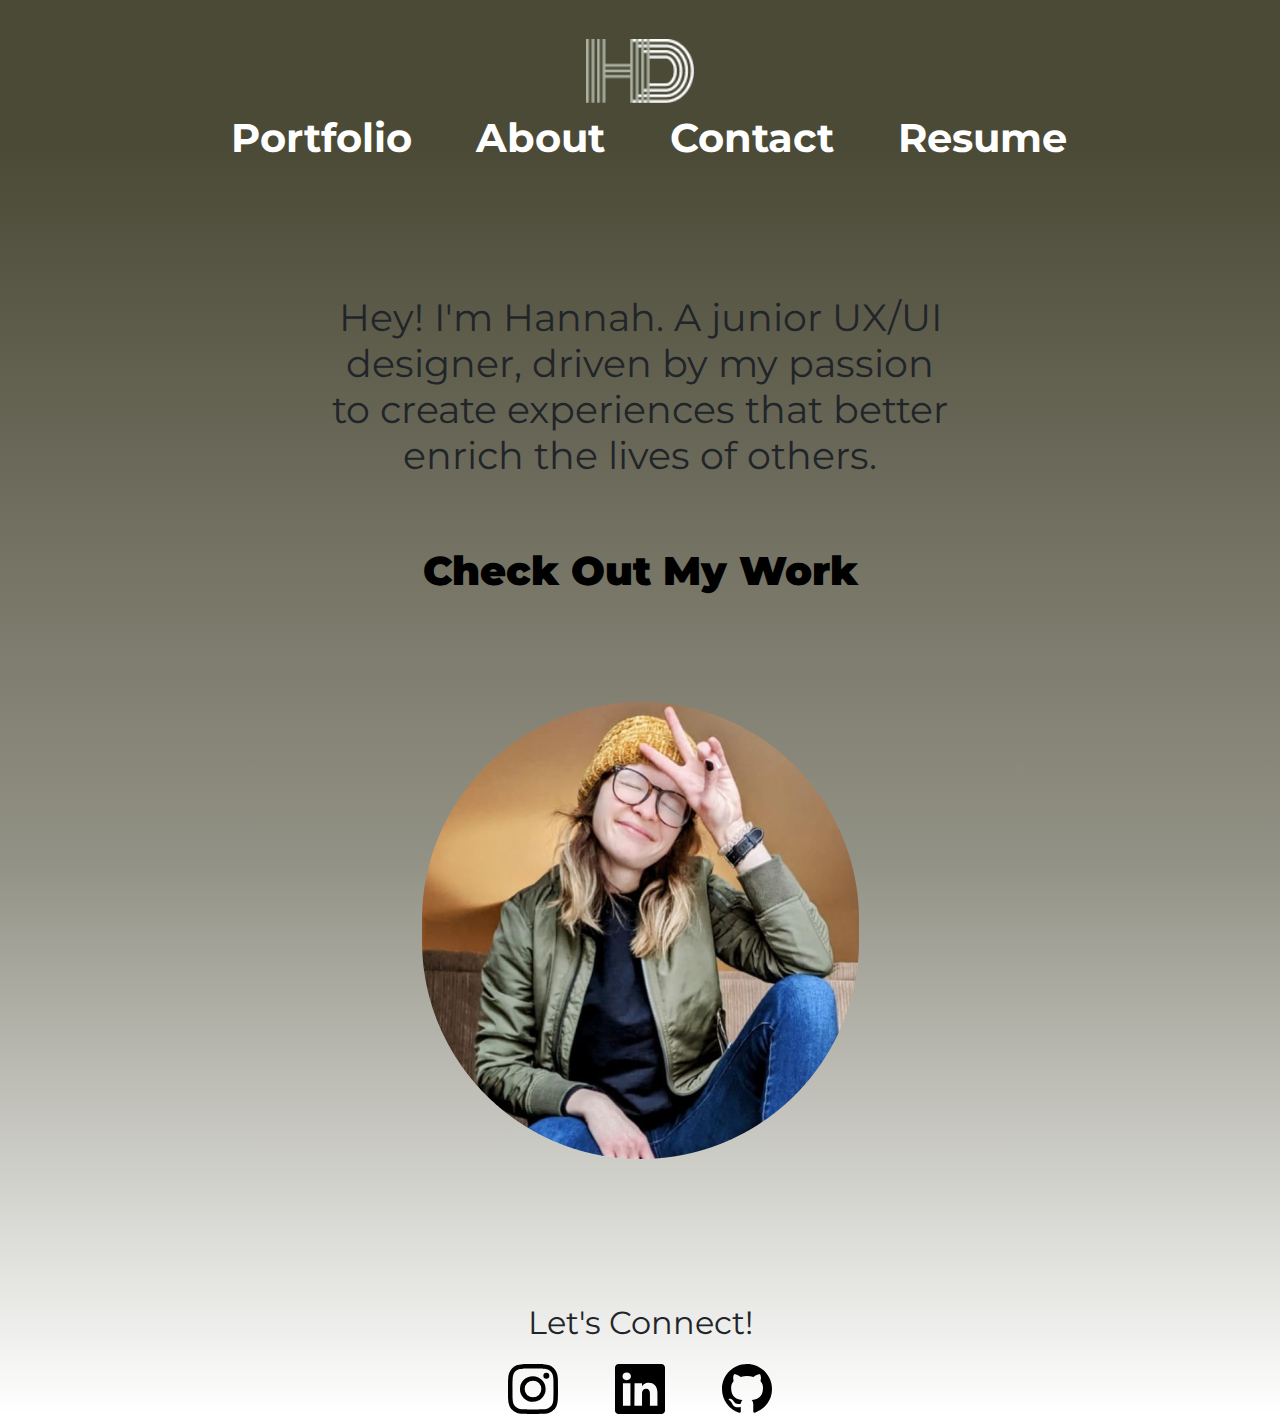
<file: index.html>
<!DOCTYPE html>
<html lang="en">
<!-- <link rel="stylesheet" href="CSS/style.css" />
<link rel="stylesheet" href="CSS/homepage.css" /> -->

<head>
    <!-- Bootstrap -->
    <link rel="stylesheet" href="https://cdn.jsdelivr.net/npm/bootstrap@4.3.1/dist/css/bootstrap.min.css"
        integrity="sha384-ggOyR0iXCbMQv3Xipma34MD+dH/1fQ784/j6cY/iJTQUOhcWr7x9JvoRxT2MZw1T" crossorigin="anonymous">
    <!-- CSS -->
    <link rel="stylesheet" href="CSS/style.css" />
    <link rel="stylesheet" href="CSS/homepage.css" />

    <!-- Fonts: -->
    <link rel="preconnect" href="https://fonts.googleapis.com">
    <link rel="preconnect" href="https://fonts.gstatic.com" crossorigin>
    <link href="https://fonts.googleapis.com/css2?family=Montserrat:wght@200;300;400;500;600;700&display=swap"
        rel="stylesheet">
</head>

<body>
    <div id="page-container">
        <div id="content-wrap">
            <!-- NAVIGATION -->
            <div class="navigation">
                <div class="navbar">
                    <a href="./index.html"><img src="Images\Vector.png" class="logo" /></a>
                    <nav>
                        <ul style="width: 110%; padding: 1%;">
                            <a href="./portfolio.html">
                                <li class="inline">Portfolio</li>
                            </a>
                            <a href="./about.html">
                                <li class="inline">About</li>
                            </a>
                            <li class="inline">Contact</li>
                            <a
                                href="https://docs.google.com/document/d/1zX2h6t37OhuVagQouJUJo-0AHWSnpwPlDOzTRvMVBlU/edit?usp=sharing">
                                <li class="inline">Resume</li>
                            </a>
                        </ul>
                    </nav>
                    <!-- Hamburger Nav -->
                    <div class="hamburger-lines">
                        <span class="line line1"></span>
                        <span class="line line2"></span>
                        <span class="line line3"></span>
                    </div>
                </div>
            </div>
<div class="row hamburgerRow">
    <div class="ham-menu flex">
        <ul class="HamburgMenu">
            <a href="./portfolio.html">
                <li class="inlineHam">Portfolio</li>
            </a>
            <a href="./about.html">
                <li class="inlineHam">About</li>
            </a>
            <li class="inlineHam">Contact</li>
            <a
                href="https://docs.google.com/document/d/1zX2h6t37OhuVagQouJUJo-0AHWSnpwPlDOzTRvMVBlU/edit?usp=sharing">
            <li class="inlineHam">Resume</li>
            </a>
        </ul>
    </div>
</div>

            <section class="home-section">
                <div class="picture-section">
                    <p class="aboutme">Hey! I'm Hannah.
                        A junior UX/UI designer, driven by my passion to create experiences that better enrich the lives
                        of
                        others. </p>
                    <a href="/portfolio.html"><button class="button">Check Out My Work</button></a>
                </div>
                <div class="picture-section">
                    <img src="Images\Me.png" alt="Hannah" title="Hey! This is a picture of me!"
                        style="margin: auto; display: block;">
                </div>
            </section>
        </div>
        <footer class="footer">
            <p>Let's Connect!</p>
            <div class="socialFooter">
                <a href='https://www.instagram.com/hanniedanny/'>
                    <svg xmlns="http://www.w3.org/2000/svg" width="50" height="50" viewBox="0 0 16 16">
                        <path
                            d="M8 0C5.829 0 5.556.01 4.703.048 3.85.088 3.269.222 2.76.42a3.917 3.917 0 0 0-1.417.923A3.927 3.927 0 0 0 .42 2.76C.222 3.268.087 3.85.048 4.7.01 5.555 0 5.827 0 8.001c0 2.172.01 2.444.048 3.297.04.852.174 1.433.372 1.942.205.526.478.972.923 1.417.444.445.89.719 1.416.923.51.198 1.09.333 1.942.372C5.555 15.99 5.827 16 8 16s2.444-.01 3.298-.048c.851-.04 1.434-.174 1.943-.372a3.916 3.916 0 0 0 1.416-.923c.445-.445.718-.891.923-1.417.197-.509.332-1.09.372-1.942C15.99 10.445 16 10.173 16 8s-.01-2.445-.048-3.299c-.04-.851-.175-1.433-.372-1.941a3.926 3.926 0 0 0-.923-1.417A3.911 3.911 0 0 0 13.24.42c-.51-.198-1.092-.333-1.943-.372C10.443.01 10.172 0 7.998 0h.003zm-.717 1.442h.718c2.136 0 2.389.007 3.232.046.78.035 1.204.166 1.486.275.373.145.64.319.92.599.28.28.453.546.598.92.11.281.24.705.275 1.485.039.843.047 1.096.047 3.231s-.008 2.389-.047 3.232c-.035.78-.166 1.203-.275 1.485a2.47 2.47 0 0 1-.599.919c-.28.28-.546.453-.92.598-.28.11-.704.24-1.485.276-.843.038-1.096.047-3.232.047s-2.39-.009-3.233-.047c-.78-.036-1.203-.166-1.485-.276a2.478 2.478 0 0 1-.92-.598 2.48 2.48 0 0 1-.6-.92c-.109-.281-.24-.705-.275-1.485-.038-.843-.046-1.096-.046-3.233 0-2.136.008-2.388.046-3.231.036-.78.166-1.204.276-1.486.145-.373.319-.64.599-.92.28-.28.546-.453.92-.598.282-.11.705-.24 1.485-.276.738-.034 1.024-.044 2.515-.045v.002zm4.988 1.328a.96.96 0 1 0 0 1.92.96.96 0 0 0 0-1.92zm-4.27 1.122a4.109 4.109 0 1 0 0 8.217 4.109 4.109 0 0 0 0-8.217zm0 1.441a2.667 2.667 0 1 1 0 5.334 2.667 2.667 0 0 1 0-5.334z" />
                    </svg>
                </a>
                <a href="https://www.linkedin.com/in/danielshannahn/"><svg xmlns="http://www.w3.org/2000/svg" width="50"
                        height="50" fill="black" class="bi bi-linkedin" viewBox="0 0 16 16">
                        <path
                            d="M0 1.146C0 .513.526 0 1.175 0h13.65C15.474 0 16 .513 16 1.146v13.708c0 .633-.526 1.146-1.175 1.146H1.175C.526 16 0 15.487 0 14.854V1.146zm4.943 12.248V6.169H2.542v7.225h2.401zm-1.2-8.212c.837 0 1.358-.554 1.358-1.248-.015-.709-.52-1.248-1.342-1.248-.822 0-1.359.54-1.359 1.248 0 .694.521 1.248 1.327 1.248h.016zm4.908 8.212V9.359c0-.216.016-.432.08-.586.173-.431.568-.878 1.232-.878.869 0 1.216.662 1.216 1.634v3.865h2.401V9.25c0-2.22-1.184-3.252-2.764-3.252-1.274 0-1.845.7-2.165 1.193v.025h-.016a5.54 5.54 0 0 1 .016-.025V6.169h-2.4c.03.678 0 7.225 0 7.225h2.4z" />
                    </svg></a>
                <a href="https://github.com/danielshannahn"><svg xmlns="http://www.w3.org/2000/svg" width="50"
                        height="50" fill="solid black" class="bi bi-github" viewBox="0 0 16 16">
                        <path
                            d="M8 0C3.58 0 0 3.58 0 8c0 3.54 2.29 6.53 5.47 7.59.4.07.55-.17.55-.38 0-.19-.01-.82-.01-1.49-2.01.37-2.53-.49-2.69-.94-.09-.23-.48-.94-.82-1.13-.28-.15-.68-.52-.01-.53.63-.01 1.08.58 1.23.82.72 1.21 1.87.87 2.33.66.07-.52.28-.87.51-1.07-1.78-.2-3.64-.89-3.64-3.95 0-.87.31-1.59.82-2.15-.08-.2-.36-1.02.08-2.12 0 0 .67-.21 2.2.82.64-.18 1.32-.27 2-.27.68 0 1.36.09 2 .27 1.53-1.04 2.2-.82 2.2-.82.44 1.1.16 1.92.08 2.12.51.56.82 1.27.82 2.15 0 3.07-1.87 3.75-3.65 3.95.29.25.54.73.54 1.48 0 1.07-.01 1.93-.01 2.2 0 .21.15.46.55.38A8.012 8.012 0 0 0 16 8c0-4.42-3.58-8-8-8z" />
                    </svg></a>
            </div>
        </footer>
    </div>

    <!-- Bootstap -->
    <script src="https://code.jquery.com/jquery-3.3.1.slim.min.js"
        integrity="sha384-q8i/X+965DzO0rT7abK41JStQIAqVgRVzpbzo5smXKp4YfRvH+8abtTE1Pi6jizo"
        crossorigin="anonymous"></script>
    <script src="https://cdn.jsdelivr.net/npm/popper.js@1.14.7/dist/umd/popper.min.js"
        integrity="sha384-UO2eT0CpHqdSJQ6hJty5KVphtPhzWj9WO1clHTMGa3JDZwrnQq4sF86dIHNDz0W1"
        crossorigin="anonymous"></script>
    <script src="https://cdn.jsdelivr.net/npm/bootstrap@4.3.1/dist/js/bootstrap.min.js"
        integrity="sha384-JjSmVgyd0p3pXB1rRibZUAYoIIy6OrQ6VrjIEaFf/nJGzIxFDsf4x0xIM+B07jRM"
        crossorigin="anonymous"></script>
    <script src="./JS/index.js"></script>
</body>

</html>
</file>
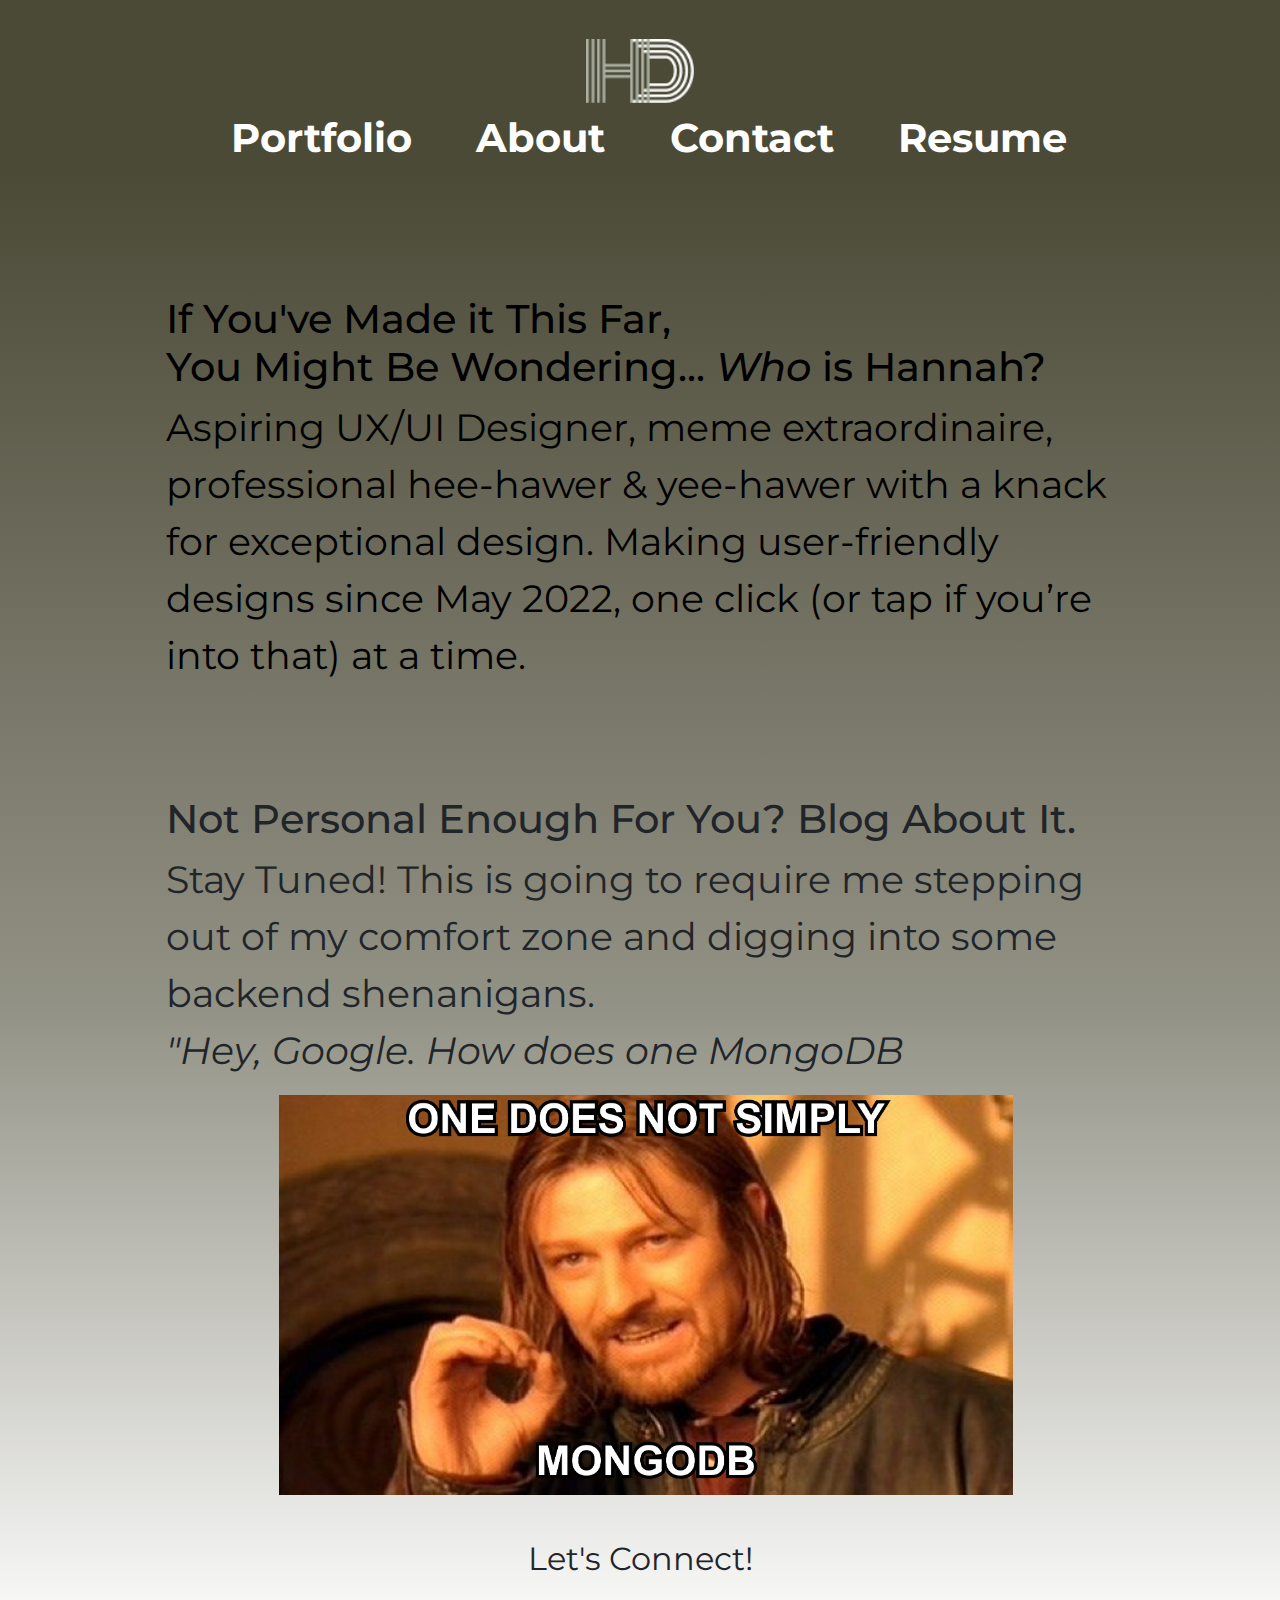
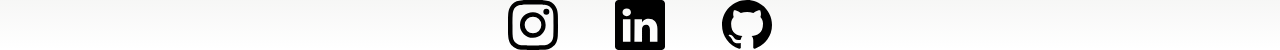
<file: about.html>
<!DOCTYPE html>
<html lang="en">
<!-- <link rel="stylesheet" href="CSS/style.css" />
<link rel="stylesheet" href="CSS/homepage.css" />
<link rel="stylesheet" href="CSS/aboutme.css" /> -->

<head>
    <!-- Bootstrap -->
    <link rel="stylesheet" href="https://cdn.jsdelivr.net/npm/bootstrap@4.3.1/dist/css/bootstrap.min.css"
        integrity="sha384-ggOyR0iXCbMQv3Xipma34MD+dH/1fQ784/j6cY/iJTQUOhcWr7x9JvoRxT2MZw1T" crossorigin="anonymous">
    <!-- CSS -->
    <link rel="stylesheet" href="CSS/style.css" />
    <link rel="stylesheet" href="CSS/homepage.css" />
    <link rel="stylesheet" href="CSS/aboutme.css" />

    <!-- Fonts: -->
    <link rel="preconnect" href="https://fonts.googleapis.com">
    <link rel="preconnect" href="https://fonts.gstatic.com" crossorigin>
    <link href="https://fonts.googleapis.com/css2?family=Montserrat:wght@200;300;400;500;600;700&display=swap"
        rel="stylesheet">
</head>

<body>
    <div id="page-container">
        <div id="content-wrap">
            <!-- NAVIGATION -->
            <div class="navigation">
                <div class="navbar">
                    <a href="./index.html"><img src="Images\Vector.png" class="logo" /></a>
                    <nav>
                        <ul style="width: 110%; padding: 1%;">
                            <a href="./portfolio.html">
                                <li class="inline">Portfolio</li>
                            </a>
                            <a href="./about.html">
                                <li class="inline">About</li>
                            </a>
                            <li class="inline">Contact</li>
                            <a
                                href="https://docs.google.com/document/d/1zX2h6t37OhuVagQouJUJo-0AHWSnpwPlDOzTRvMVBlU/edit?usp=sharing">
                                <li class="inline">Resume</li>
                            </a>
                        </ul>
                    </nav>
                    <!-- Hamburger Nav -->
                    <div class="hamburger-lines">
                        <span class="line line1"></span>
                        <span class="line line2"></span>
                        <span class="line line3"></span>
                    </div>
                </div>
            </div>
<div class="row hamburgerRow">
    <div class="ham-menu flex">
        <ul class="HamburgMenu">
            <a href="./portfolio.html">
                <li class="inlineHam">Portfolio</li>
            </a>
            <a href="./about.html">
                <li class="inlineHam">About</li>
            </a>
            <li class="inlineHam">Contact</li>
            <a
                href="https://docs.google.com/document/d/1zX2h6t37OhuVagQouJUJo-0AHWSnpwPlDOzTRvMVBlU/edit?usp=sharing">
            <li class="inlineHam">Resume</li>
            </a>
        </ul>
    </div>
</div>
            <div class="aboutHannah">
                <h1 class="introheader">If You've Made it This Far, <br>
                    You Might Be Wondering... <span style="font-style:italic;">Who</span> is Hannah?</H1>
                <p>
                    Aspiring UX/UI Designer, meme extraordinaire, professional hee-hawer & yee-hawer with a knack for
                    exceptional design.
                    Making user-friendly designs since May 2022, one click (or tap if you’re into that) at a time.
                </p>
            </div>
            <div class="Blog">
                <H2>Not Personal Enough For You? Blog About It.</H2>
                <div class="BLOGGERS">
                    <p> Stay Tuned! This is going to require me stepping out of my comfort zone and digging into some backend shenanigans.<br>
                        <span style="font-style: italic;">"Hey, Google. How does one MongoDB</span>
                    </p>
                    <div class="onedoesNOT">
                    <img src="./Images/One does not simply.png" style="height: 400px;">
                    </div>
                </div>
            </div>

            <!-- FOOTER -->
        </div>
        <footer class="footer">
            <p>Let's Connect!</p>
            <div class="socialFooter">
                <a href='https://www.instagram.com/hanniedanny/'>
                    <svg xmlns="http://www.w3.org/2000/svg" width="50" height="50" viewBox="0 0 16 16">
                        <path
                            d="M8 0C5.829 0 5.556.01 4.703.048 3.85.088 3.269.222 2.76.42a3.917 3.917 0 0 0-1.417.923A3.927 3.927 0 0 0 .42 2.76C.222 3.268.087 3.85.048 4.7.01 5.555 0 5.827 0 8.001c0 2.172.01 2.444.048 3.297.04.852.174 1.433.372 1.942.205.526.478.972.923 1.417.444.445.89.719 1.416.923.51.198 1.09.333 1.942.372C5.555 15.99 5.827 16 8 16s2.444-.01 3.298-.048c.851-.04 1.434-.174 1.943-.372a3.916 3.916 0 0 0 1.416-.923c.445-.445.718-.891.923-1.417.197-.509.332-1.09.372-1.942C15.99 10.445 16 10.173 16 8s-.01-2.445-.048-3.299c-.04-.851-.175-1.433-.372-1.941a3.926 3.926 0 0 0-.923-1.417A3.911 3.911 0 0 0 13.24.42c-.51-.198-1.092-.333-1.943-.372C10.443.01 10.172 0 7.998 0h.003zm-.717 1.442h.718c2.136 0 2.389.007 3.232.046.78.035 1.204.166 1.486.275.373.145.64.319.92.599.28.28.453.546.598.92.11.281.24.705.275 1.485.039.843.047 1.096.047 3.231s-.008 2.389-.047 3.232c-.035.78-.166 1.203-.275 1.485a2.47 2.47 0 0 1-.599.919c-.28.28-.546.453-.92.598-.28.11-.704.24-1.485.276-.843.038-1.096.047-3.232.047s-2.39-.009-3.233-.047c-.78-.036-1.203-.166-1.485-.276a2.478 2.478 0 0 1-.92-.598 2.48 2.48 0 0 1-.6-.92c-.109-.281-.24-.705-.275-1.485-.038-.843-.046-1.096-.046-3.233 0-2.136.008-2.388.046-3.231.036-.78.166-1.204.276-1.486.145-.373.319-.64.599-.92.28-.28.546-.453.92-.598.282-.11.705-.24 1.485-.276.738-.034 1.024-.044 2.515-.045v.002zm4.988 1.328a.96.96 0 1 0 0 1.92.96.96 0 0 0 0-1.92zm-4.27 1.122a4.109 4.109 0 1 0 0 8.217 4.109 4.109 0 0 0 0-8.217zm0 1.441a2.667 2.667 0 1 1 0 5.334 2.667 2.667 0 0 1 0-5.334z" />
                    </svg>
                </a>
                <a href="https://www.linkedin.com/in/danielshannahn/"><svg xmlns="http://www.w3.org/2000/svg" width="50"
                        height="50" fill="black" class="bi bi-linkedin" viewBox="0 0 16 16">
                        <path
                            d="M0 1.146C0 .513.526 0 1.175 0h13.65C15.474 0 16 .513 16 1.146v13.708c0 .633-.526 1.146-1.175 1.146H1.175C.526 16 0 15.487 0 14.854V1.146zm4.943 12.248V6.169H2.542v7.225h2.401zm-1.2-8.212c.837 0 1.358-.554 1.358-1.248-.015-.709-.52-1.248-1.342-1.248-.822 0-1.359.54-1.359 1.248 0 .694.521 1.248 1.327 1.248h.016zm4.908 8.212V9.359c0-.216.016-.432.08-.586.173-.431.568-.878 1.232-.878.869 0 1.216.662 1.216 1.634v3.865h2.401V9.25c0-2.22-1.184-3.252-2.764-3.252-1.274 0-1.845.7-2.165 1.193v.025h-.016a5.54 5.54 0 0 1 .016-.025V6.169h-2.4c.03.678 0 7.225 0 7.225h2.4z" />
                    </svg></a>
                <a href="https://github.com/danielshannahn"><svg xmlns="http://www.w3.org/2000/svg" width="50"
                        height="50" fill="solid black" class="bi bi-github" viewBox="0 0 16 16">
                        <path
                            d="M8 0C3.58 0 0 3.58 0 8c0 3.54 2.29 6.53 5.47 7.59.4.07.55-.17.55-.38 0-.19-.01-.82-.01-1.49-2.01.37-2.53-.49-2.69-.94-.09-.23-.48-.94-.82-1.13-.28-.15-.68-.52-.01-.53.63-.01 1.08.58 1.23.82.72 1.21 1.87.87 2.33.66.07-.52.28-.87.51-1.07-1.78-.2-3.64-.89-3.64-3.95 0-.87.31-1.59.82-2.15-.08-.2-.36-1.02.08-2.12 0 0 .67-.21 2.2.82.64-.18 1.32-.27 2-.27.68 0 1.36.09 2 .27 1.53-1.04 2.2-.82 2.2-.82.44 1.1.16 1.92.08 2.12.51.56.82 1.27.82 2.15 0 3.07-1.87 3.75-3.65 3.95.29.25.54.73.54 1.48 0 1.07-.01 1.93-.01 2.2 0 .21.15.46.55.38A8.012 8.012 0 0 0 16 8c0-4.42-3.58-8-8-8z" />
                    </svg></a>
            </div>
        </footer>
    </div>
    <!-- Bootstap -->
    <script src="https://code.jquery.com/jquery-3.3.1.slim.min.js"
        integrity="sha384-q8i/X+965DzO0rT7abK41JStQIAqVgRVzpbzo5smXKp4YfRvH+8abtTE1Pi6jizo"
        crossorigin="anonymous"></script>
    <script src="https://cdn.jsdelivr.net/npm/popper.js@1.14.7/dist/umd/popper.min.js"
        integrity="sha384-UO2eT0CpHqdSJQ6hJty5KVphtPhzWj9WO1clHTMGa3JDZwrnQq4sF86dIHNDz0W1"
        crossorigin="anonymous"></script>
    <script src="https://cdn.jsdelivr.net/npm/bootstrap@4.3.1/dist/js/bootstrap.min.js"
        integrity="sha384-JjSmVgyd0p3pXB1rRibZUAYoIIy6OrQ6VrjIEaFf/nJGzIxFDsf4x0xIM+B07jRM"
        crossorigin="anonymous"></script>
    <!-- Insert JS??? -->
    <script src="./JS/index.js"></script>
</body>
</html>
</file>
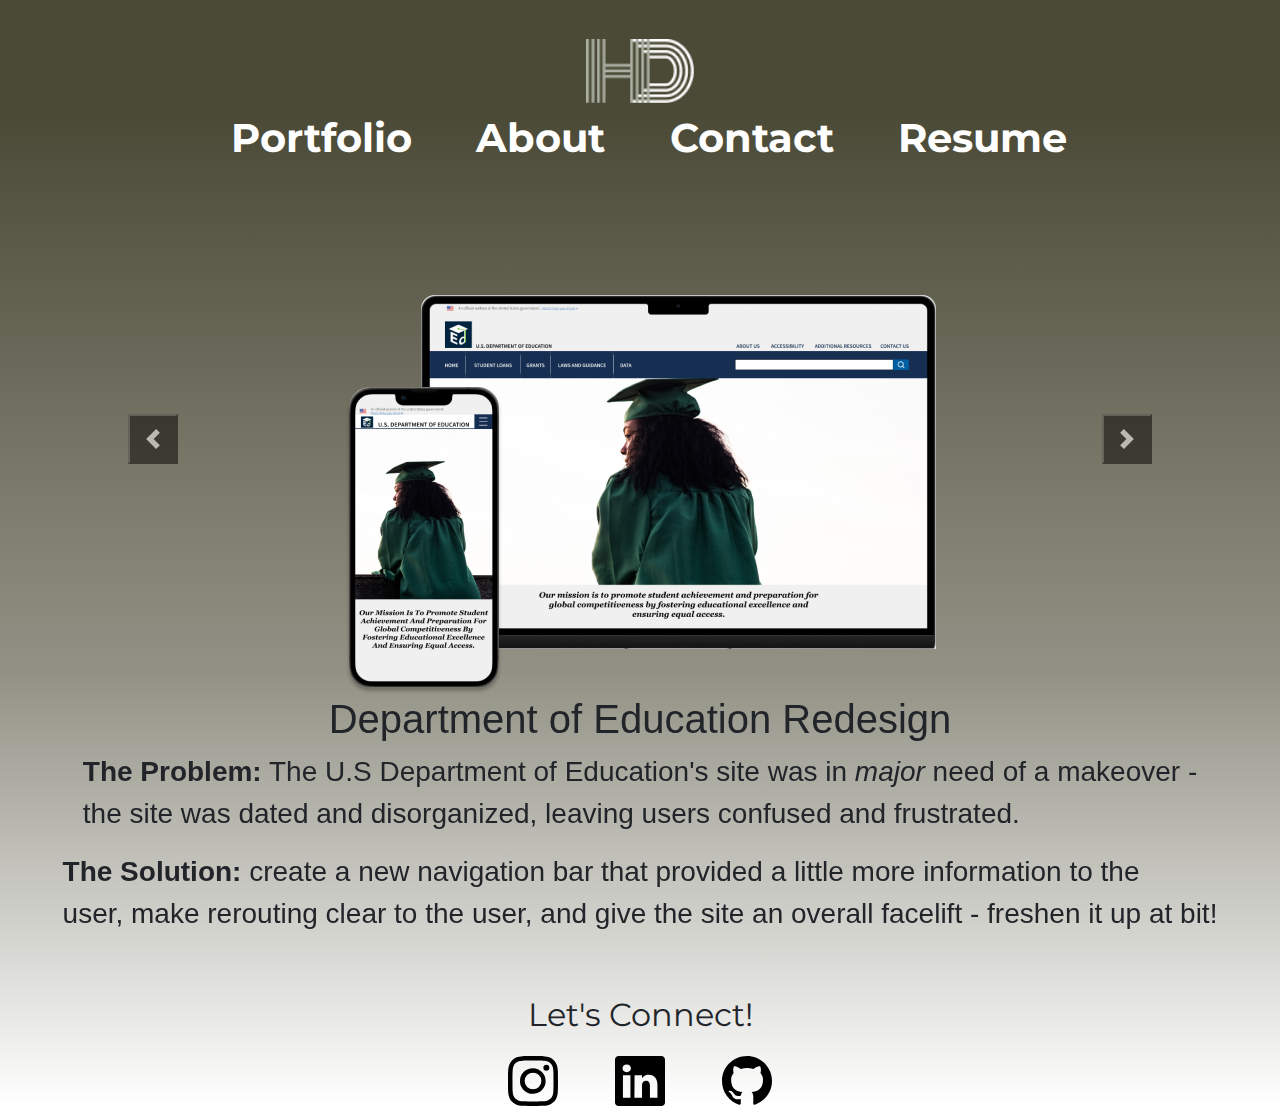
<file: DeptEDCaseStudy.html>
<!DOCTYPE html>
<html lang="en">
<!-- <link rel="stylesheet" href="CSS/style.css" />
<link rel="stylesheet" href="CSS/homepage.css" />
<link rel="stylesheet" href="/CSS/casestudy1.css"/> -->

<head>
    <!-- Bootstrap -->
    <link rel="stylesheet" href="https://cdn.jsdelivr.net/npm/bootstrap@4.3.1/dist/css/bootstrap.min.css"
        integrity="sha384-ggOyR0iXCbMQv3Xipma34MD+dH/1fQ784/j6cY/iJTQUOhcWr7x9JvoRxT2MZw1T" crossorigin="anonymous">
    <!-- CSS -->
    <link rel="stylesheet" href="./CSS/style.css" />
    <link rel="stylesheet" href="./CSS/homepage.css" />
    <link rel="stylesheet" href="./CSS/casestudy1.css" />

    <!-- Fonts: -->
    <link rel="preconnect" href="https://fonts.googleapis.com">
    <link rel="preconnect" href="https://fonts.gstatic.com" crossorigin>
    <link href="https://fonts.googleapis.com/css2?family=Montserrat:wght@200;300;400;500;600;700&display=swap"
        rel="stylesheet">
</head>

<body>
    <div id="page-container">
        <div id="content-wrap">
            <!-- NAVIGATION -->
            <div class="navigation">
                <div class="navbar">
                    <a href="./index.html"><img src="Images\Vector.png" class="logo" /></a>
                    <nav>
                        <ul style="width: 110%; padding: 1%;">
                            <a href="./portfolio.html">
                                <li class="inline">Portfolio</li>
                            </a>
                            <a href="./about.html">
                                <li class="inline">About</li>
                            </a>
                            <li class="inline">Contact</li>
                            <a
                                href="https://docs.google.com/document/d/1zX2h6t37OhuVagQouJUJo-0AHWSnpwPlDOzTRvMVBlU/edit?usp=sharing">
                                <li class="inline">Resume</li>
                            </a>
                        </ul>
                    </nav>
                    <!-- Hamburger Nav -->
                    <div class="hamburger-lines">
                        <span class="line line1"></span>
                        <span class="line line2"></span>
                        <span class="line line3"></span>
                    </div>
                </div>
            </div>
<div class="row hamburgerRow">
    <div class="ham-menu flex">
        <ul class="HamburgMenu">
            <a href="./portfolio.html">
                <li class="inlineHam">Portfolio</li>
            </a>
            <a href="./about.html">
                <li class="inlineHam">About</li>
            </a>
            <li class="inlineHam">Contact</li>
            <a
                href="https://docs.google.com/document/d/1zX2h6t37OhuVagQouJUJo-0AHWSnpwPlDOzTRvMVBlU/edit?usp=sharing">
            <li class="inlineHam">Resume</li>
            </a>
        </ul>
    </div>
</div>

            <!-- content -->
            <div class="carouselContainer">
                <div id="carouselExampleControls" class="carousel slide" data-bs-interval="false">
                    <div class="carousel-inner">
                        <div class="carousel-item active">
                            <img src="./Images/Group 8.png" class="d-block slidePicture" alt="...">
                            <div class="casestudyIntro">
                                <h1> Department of Education Redesign</h1>
                                <p class="casestudyText"> <b> The Problem:</b> The U.S Department of Education's site
                                    was in <span class="italics">major</span> need of a makeover -<br>
                                    the site was dated and disorganized, leaving users confused and frustrated.
                                </p>
                                <p class="casestudyText"><b>The Solution:</b> create a new navigation bar that provided
                                    a little
                                    more information to the<br>
                                    user, make rerouting clear to the user, and give the site an overall facelift -
                                    freshen it up at
                                    bit!</p>
                            </div>
                        </div>
                        <!-- slide two -->
                        <div class="carousel-item">
                            <img src="./Images/user persona&heuristic eval.png" class="d-block slidePicture" alt="...">
                            <div class="slideText2">
                                <p>I worked with a partner to draft, execute, and
                                    consolidate the data from user interviews and user testing
                                    We completed heuristic evaluations and created our User Personas!
                                    We started with heuristic evaluations. We annotated and noted
                                    what didn’t make sense from a user perspective, colors that weren’t up to
                                    accessibility
                                    standards, and user heuristics.</p>
                            </div>
                        </div>
                        <!-- slide three-->
                        <div class="carousel-item">
                            <img src="./Images/sitemap&cardsorting.png" class="d-block slidePicture" alt="...">
                            <div class="slideText3">
                                <p>Sitemaps were created after lenghty cardsorting sessions. With the help of Invision,
                                    I was able
                                    to spark up creative ideas by making a moodboard for the redesign - which would
                                    later help me
                                    create my style guide for the desktop and mobile site.

                                </p>
                            </div>
                        </div>

                        <!-- slide four -->
                        <div class="carousel-item">
                        
                            <img src="./Images/lofiprototype.png" class="d-block slidePicture hoverimgmain" alt="...">
                            <div class="slideText4">
                                <p>After creating the sitemap, it was time for the fun part - sketching. My sketches came to life as
                                    low-fidelity mockups.
                                    With the help of user testing, I was able to make adjustments better fitted for the user.
                                </p>
                            </div>
                        </div>

                        <!-- slide five -->
                        <div class="carousel-item">
                            <img src="./Images/hifi prototype.png" class="d-block slidePicture" alt="...">
                            <div class="slideText5">
                                <p>Which brought us to, my peronsal favorite part of the project, the high fidelity prototyping. I created my style guide and got to work bringing the site to life. After some additional testing and polishing, it was done,<span class="italics"> for now</span>.
                                </p>
                            </div>
                        </div>
                    </div>
                </div>
                <button class="carousel-control-prev" type="button" data-bs-target="#carouselExampleControls"
                    data-bs-slide="prev">
                    <span class="carousel-control-prev-icon" aria-hidden="true"></span>
                    <span class="visually-hidden"></span>
                </button>
                <button class="carousel-control-next" type="button" data-bs-target="#carouselExampleControls"
                    data-bs-slide="next">
                    <span class="carousel-control-next-icon" aria-hidden="true"></span>
                    <span class="visually-hidden"></span>
                </button>
            </div>
        </div>
        <!-- FOOTER -->
    </div>
    <footer class="footer">
        <p>Let's Connect!</p>
        <div class="socialFooter">
            <a href='https://www.instagram.com/hanniedanny/'>
                <svg xmlns="http://www.w3.org/2000/svg" width="50" height="50" viewBox="0 0 16 16">
                    <path
                        d="M8 0C5.829 0 5.556.01 4.703.048 3.85.088 3.269.222 2.76.42a3.917 3.917 0 0 0-1.417.923A3.927 3.927 0 0 0 .42 2.76C.222 3.268.087 3.85.048 4.7.01 5.555 0 5.827 0 8.001c0 2.172.01 2.444.048 3.297.04.852.174 1.433.372 1.942.205.526.478.972.923 1.417.444.445.89.719 1.416.923.51.198 1.09.333 1.942.372C5.555 15.99 5.827 16 8 16s2.444-.01 3.298-.048c.851-.04 1.434-.174 1.943-.372a3.916 3.916 0 0 0 1.416-.923c.445-.445.718-.891.923-1.417.197-.509.332-1.09.372-1.942C15.99 10.445 16 10.173 16 8s-.01-2.445-.048-3.299c-.04-.851-.175-1.433-.372-1.941a3.926 3.926 0 0 0-.923-1.417A3.911 3.911 0 0 0 13.24.42c-.51-.198-1.092-.333-1.943-.372C10.443.01 10.172 0 7.998 0h.003zm-.717 1.442h.718c2.136 0 2.389.007 3.232.046.78.035 1.204.166 1.486.275.373.145.64.319.92.599.28.28.453.546.598.92.11.281.24.705.275 1.485.039.843.047 1.096.047 3.231s-.008 2.389-.047 3.232c-.035.78-.166 1.203-.275 1.485a2.47 2.47 0 0 1-.599.919c-.28.28-.546.453-.92.598-.28.11-.704.24-1.485.276-.843.038-1.096.047-3.232.047s-2.39-.009-3.233-.047c-.78-.036-1.203-.166-1.485-.276a2.478 2.478 0 0 1-.92-.598 2.48 2.48 0 0 1-.6-.92c-.109-.281-.24-.705-.275-1.485-.038-.843-.046-1.096-.046-3.233 0-2.136.008-2.388.046-3.231.036-.78.166-1.204.276-1.486.145-.373.319-.64.599-.92.28-.28.546-.453.92-.598.282-.11.705-.24 1.485-.276.738-.034 1.024-.044 2.515-.045v.002zm4.988 1.328a.96.96 0 1 0 0 1.92.96.96 0 0 0 0-1.92zm-4.27 1.122a4.109 4.109 0 1 0 0 8.217 4.109 4.109 0 0 0 0-8.217zm0 1.441a2.667 2.667 0 1 1 0 5.334 2.667 2.667 0 0 1 0-5.334z" />
                </svg>
            </a>
            <a href="https://www.linkedin.com/in/danielshannahn/"><svg xmlns="http://www.w3.org/2000/svg" width="50"
                    height="50" fill="black" class="bi bi-linkedin" viewBox="0 0 16 16">
                    <path
                        d="M0 1.146C0 .513.526 0 1.175 0h13.65C15.474 0 16 .513 16 1.146v13.708c0 .633-.526 1.146-1.175 1.146H1.175C.526 16 0 15.487 0 14.854V1.146zm4.943 12.248V6.169H2.542v7.225h2.401zm-1.2-8.212c.837 0 1.358-.554 1.358-1.248-.015-.709-.52-1.248-1.342-1.248-.822 0-1.359.54-1.359 1.248 0 .694.521 1.248 1.327 1.248h.016zm4.908 8.212V9.359c0-.216.016-.432.08-.586.173-.431.568-.878 1.232-.878.869 0 1.216.662 1.216 1.634v3.865h2.401V9.25c0-2.22-1.184-3.252-2.764-3.252-1.274 0-1.845.7-2.165 1.193v.025h-.016a5.54 5.54 0 0 1 .016-.025V6.169h-2.4c.03.678 0 7.225 0 7.225h2.4z" />
                </svg></a>
            <a href="https://github.com/danielshannahn"><svg xmlns="http://www.w3.org/2000/svg" width="50" height="50"
                    fill="solid black" class="bi bi-github" viewBox="0 0 16 16">
                    <path
                        d="M8 0C3.58 0 0 3.58 0 8c0 3.54 2.29 6.53 5.47 7.59.4.07.55-.17.55-.38 0-.19-.01-.82-.01-1.49-2.01.37-2.53-.49-2.69-.94-.09-.23-.48-.94-.82-1.13-.28-.15-.68-.52-.01-.53.63-.01 1.08.58 1.23.82.72 1.21 1.87.87 2.33.66.07-.52.28-.87.51-1.07-1.78-.2-3.64-.89-3.64-3.95 0-.87.31-1.59.82-2.15-.08-.2-.36-1.02.08-2.12 0 0 .67-.21 2.2.82.64-.18 1.32-.27 2-.27.68 0 1.36.09 2 .27 1.53-1.04 2.2-.82 2.2-.82.44 1.1.16 1.92.08 2.12.51.56.82 1.27.82 2.15 0 3.07-1.87 3.75-3.65 3.95.29.25.54.73.54 1.48 0 1.07-.01 1.93-.01 2.2 0 .21.15.46.55.38A8.012 8.012 0 0 0 16 8c0-4.42-3.58-8-8-8z" />
                </svg></a>
        </div>
    </footer>
    </div>
    <!-- Bootstap -->
    <script src="https://code.jquery.com/jquery-3.3.1.slim.min.js"
        integrity="sha384-q8i/X+965DzO0rT7abK41JStQIAqVgRVzpbzo5smXKp4YfRvH+8abtTE1Pi6jizo"
        crossorigin="anonymous"></script>
    <script src="https://cdn.jsdelivr.net/npm/@popperjs/core@2.11.6/dist/umd/popper.min.js"
        integrity="sha384-oBqDVmMz9ATKxIep9tiCxS/Z9fNfEXiDAYTujMAeBAsjFuCZSmKbSSUnQlmh/jp3"
        crossorigin="anonymous"></script>
    <script src="https://cdn.jsdelivr.net/npm/bootstrap@5.2.2/dist/js/bootstrap.min.js"
        integrity="sha384-IDwe1+LCz02ROU9k972gdyvl+AESN10+x7tBKgc9I5HFtuNz0wWnPclzo6p9vxnk"
        crossorigin="anonymous"></script>
    <!-- Insert JS??? -->
    <script src="./JS/index.js"></script>

</body>

</html>
</file>
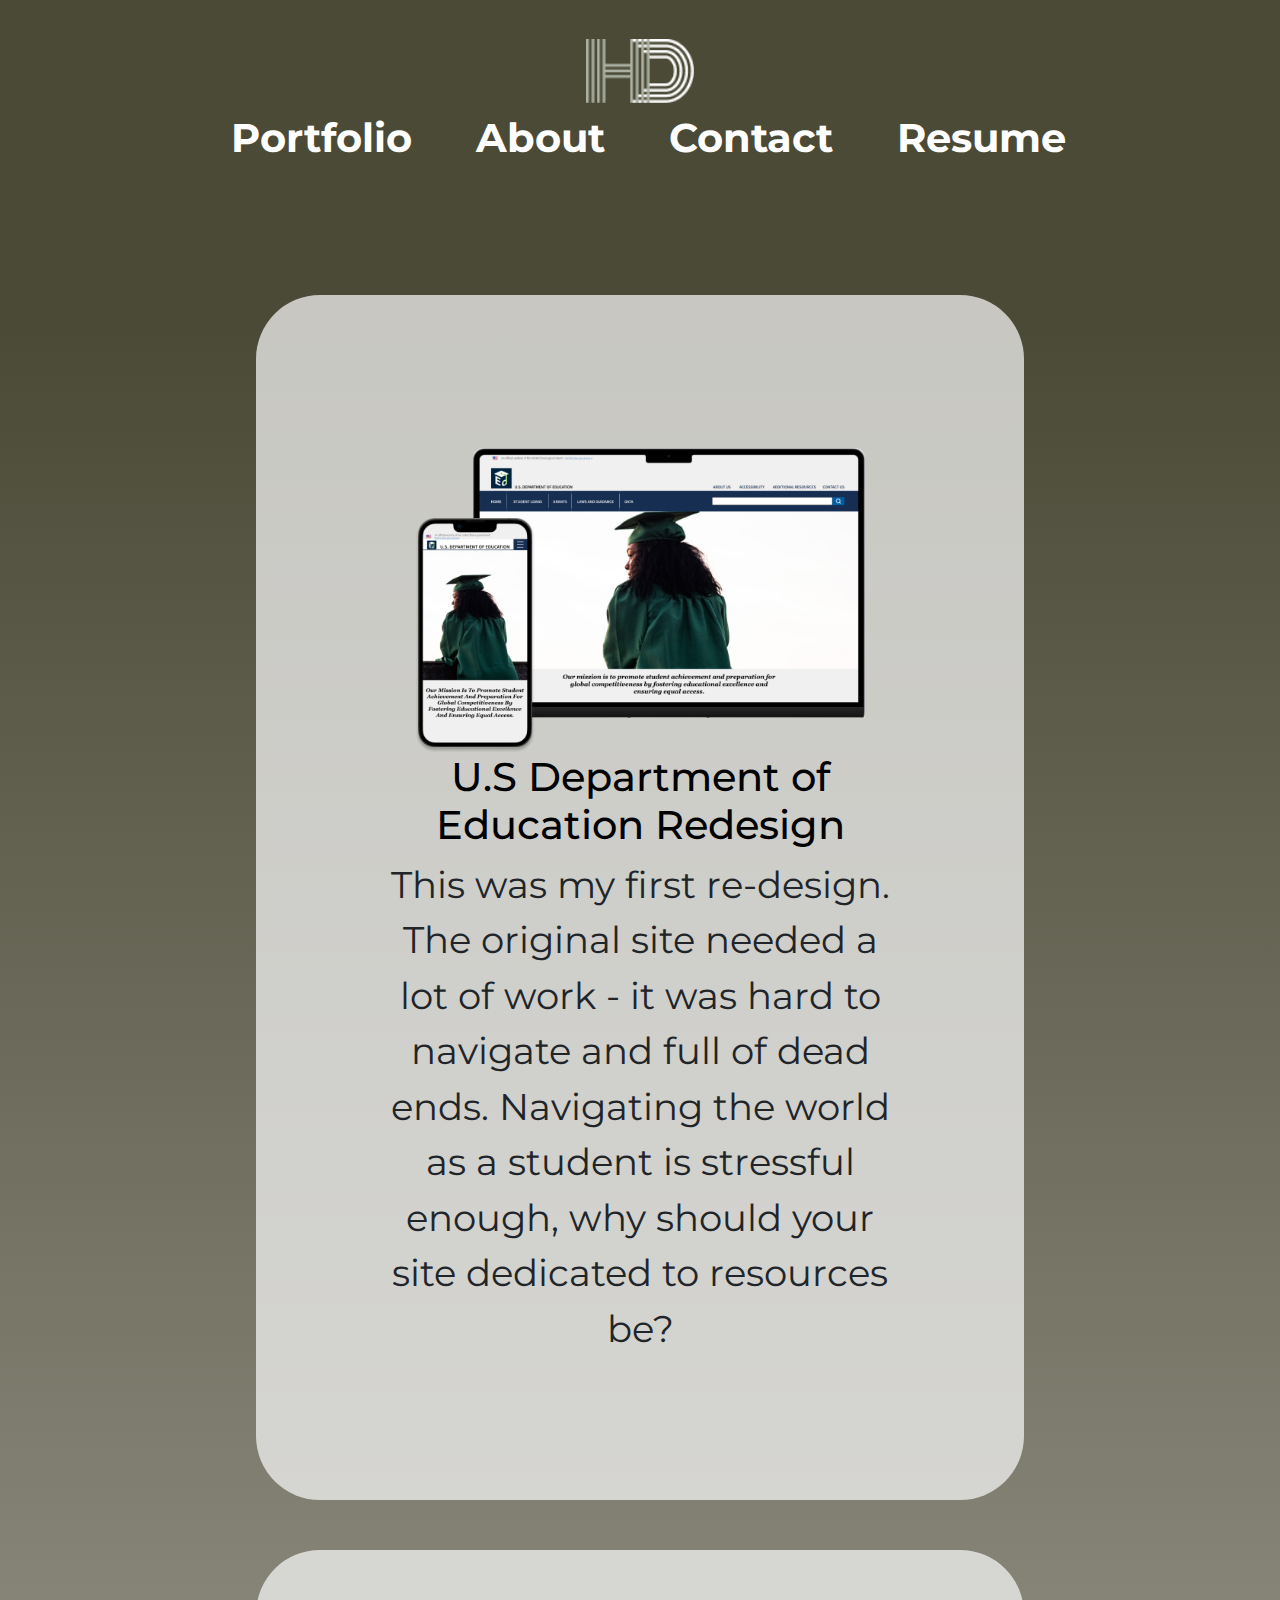
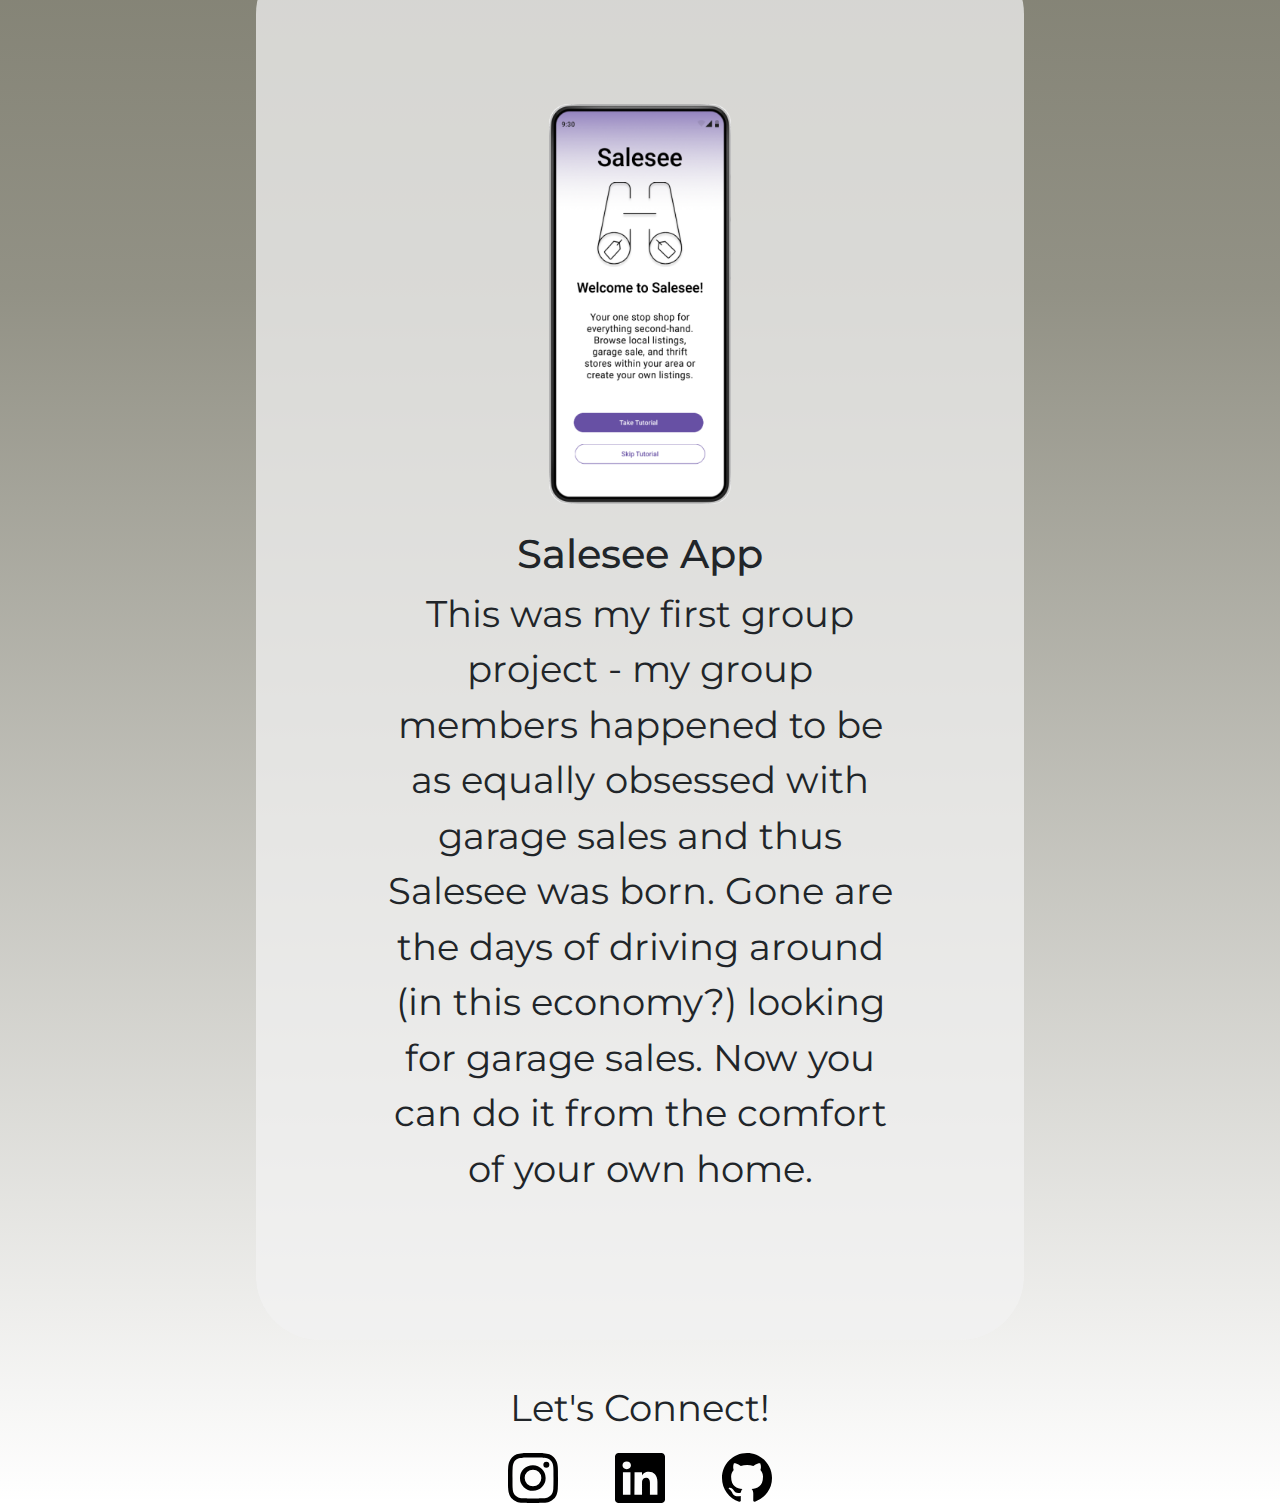
<file: portfolio.html>
<!DOCTYPE html>
<html lang="en">
<!-- <link rel="stylesheet" href="CSS/style.css" />
<link rel="stylesheet" href="CSS/homepage.css" />
<link rel="stylesheet" href="CSS/portfolio.css" /> -->

<head>
    <!-- Bootstrap -->
    <link rel="stylesheet" href="https://cdn.jsdelivr.net/npm/bootstrap@4.3.1/dist/css/bootstrap.min.css"
        integrity="sha384-ggOyR0iXCbMQv3Xipma34MD+dH/1fQ784/j6cY/iJTQUOhcWr7x9JvoRxT2MZw1T" crossorigin="anonymous">
    <!-- CSS -->
    <link rel="stylesheet" href="./CSS/style.css" />
    <link rel="stylesheet" href="./CSS/homepage.css" />
    <link rel="stylesheet" href="./CSS/portfolio.css" />

    <!-- Fonts: -->
    <link rel="preconnect" href="https://fonts.googleapis.com">
    <link rel="preconnect" href="https://fonts.gstatic.com" crossorigin>
    <link href="https://fonts.googleapis.com/css2?family=Montserrat:wght@200;300;400;500;600;700&display=swap"
        rel="stylesheet">
</head>

<body>
    <div id="page-container">
        <div id="content-wrap">
            <!-- NAVIGATION -->
            <div class="navigation">
                <div class="navbar">
                    <a href="./index.html"><img src="Images\Vector.png" class="logo" /></a>
                    <nav>
                        <ul style="width: 110%; padding: 1%;">
                            <a href="./portfolio.html">
                                <li class="inline">Portfolio</li>
                            </a>
                            <a href="./about.html">
                                <li class="inline">About</li>
                            </a>
                            <li class="inline">Contact</li>
                            <a
                                href="https://docs.google.com/document/d/1zX2h6t37OhuVagQouJUJo-0AHWSnpwPlDOzTRvMVBlU/edit?usp=sharing">
                                <li class="inline">Resume</li>
                            </a>
                        </ul>
                    </nav>
                    <!-- Hamburger Nav -->
                    <div class="hamburger-lines">
                        <span class="line line1"></span>
                        <span class="line line2"></span>
                        <span class="line line3"></span>
                    </div>
                </div>
            </div>
<div class="row hamburgerRow">
    <div class="ham-menu flex">
        <ul class="HamburgMenu">
            <a href="./portfolio.html">
                <li class="inlineHam">Portfolio</li>
            </a>
            <a href="./about.html">
                <li class="inlineHam">About</li>
            </a>
            <li class="inlineHam">Contact</li>
            <a
                href="https://docs.google.com/document/d/1zX2h6t37OhuVagQouJUJo-0AHWSnpwPlDOzTRvMVBlU/edit?usp=sharing">
            <li class="inlineHam">Resume</li>
            </a>
        </ul>
    </div>
</div>
            <section class="casestudies">
                <div class="casestudy">
                    <div class="column">
                        <a href="DeptEDCaseStudy.html">
                            <H1>U.S Department of Education Redesign</H1>
                        </a>
                        <p>This was my first re-design. The original site needed a lot of work - it was hard to navigate
                            and full of dead ends. Navigating the world as a student is stressful enough, why should
                            your site dedicated to resources be?
                        </p>
                    </div>
                    <div class="column">
                        <img class='Edpicture' src="Images\Group 8.png" />
                    </div>
                </div>
                <!-- Creating space -->
                <div class="filler4portfolio"></div>
                <!-- Creating space -->
                <div class="casestudy">
                    <div class="column">
                        <h2>Salesee App</h2>
                        <p>This was my first group project - my group members happened to be as equally obsessed with
                            garage sales and thus Salesee was born. Gone are the days of driving around (in this
                            economy?) looking for garage sales. Now you can do it from the comfort of your own home.
                        </p>
                    </div>
                    <div class="column">
                        <img src="Images\image 5.png" class="saleseeimage">
                    </div>
                </div>
            </section>
        </div>
        <footer class="footer">
            <p>Let's Connect!</p>
            <div class="socialFooter">
                <a href='https://www.instagram.com/hanniedanny/'>
                    <svg xmlns="http://www.w3.org/2000/svg" width="50" height="50" viewBox="0 0 16 16">
                        <path
                            d="M8 0C5.829 0 5.556.01 4.703.048 3.85.088 3.269.222 2.76.42a3.917 3.917 0 0 0-1.417.923A3.927 3.927 0 0 0 .42 2.76C.222 3.268.087 3.85.048 4.7.01 5.555 0 5.827 0 8.001c0 2.172.01 2.444.048 3.297.04.852.174 1.433.372 1.942.205.526.478.972.923 1.417.444.445.89.719 1.416.923.51.198 1.09.333 1.942.372C5.555 15.99 5.827 16 8 16s2.444-.01 3.298-.048c.851-.04 1.434-.174 1.943-.372a3.916 3.916 0 0 0 1.416-.923c.445-.445.718-.891.923-1.417.197-.509.332-1.09.372-1.942C15.99 10.445 16 10.173 16 8s-.01-2.445-.048-3.299c-.04-.851-.175-1.433-.372-1.941a3.926 3.926 0 0 0-.923-1.417A3.911 3.911 0 0 0 13.24.42c-.51-.198-1.092-.333-1.943-.372C10.443.01 10.172 0 7.998 0h.003zm-.717 1.442h.718c2.136 0 2.389.007 3.232.046.78.035 1.204.166 1.486.275.373.145.64.319.92.599.28.28.453.546.598.92.11.281.24.705.275 1.485.039.843.047 1.096.047 3.231s-.008 2.389-.047 3.232c-.035.78-.166 1.203-.275 1.485a2.47 2.47 0 0 1-.599.919c-.28.28-.546.453-.92.598-.28.11-.704.24-1.485.276-.843.038-1.096.047-3.232.047s-2.39-.009-3.233-.047c-.78-.036-1.203-.166-1.485-.276a2.478 2.478 0 0 1-.92-.598 2.48 2.48 0 0 1-.6-.92c-.109-.281-.24-.705-.275-1.485-.038-.843-.046-1.096-.046-3.233 0-2.136.008-2.388.046-3.231.036-.78.166-1.204.276-1.486.145-.373.319-.64.599-.92.28-.28.546-.453.92-.598.282-.11.705-.24 1.485-.276.738-.034 1.024-.044 2.515-.045v.002zm4.988 1.328a.96.96 0 1 0 0 1.92.96.96 0 0 0 0-1.92zm-4.27 1.122a4.109 4.109 0 1 0 0 8.217 4.109 4.109 0 0 0 0-8.217zm0 1.441a2.667 2.667 0 1 1 0 5.334 2.667 2.667 0 0 1 0-5.334z" />
                    </svg>
                </a>
                <a href="https://www.linkedin.com/in/danielshannahn/"><svg xmlns="http://www.w3.org/2000/svg" width="50"
                        height="50" fill="black" class="bi bi-linkedin" viewBox="0 0 16 16">
                        <path
                            d="M0 1.146C0 .513.526 0 1.175 0h13.65C15.474 0 16 .513 16 1.146v13.708c0 .633-.526 1.146-1.175 1.146H1.175C.526 16 0 15.487 0 14.854V1.146zm4.943 12.248V6.169H2.542v7.225h2.401zm-1.2-8.212c.837 0 1.358-.554 1.358-1.248-.015-.709-.52-1.248-1.342-1.248-.822 0-1.359.54-1.359 1.248 0 .694.521 1.248 1.327 1.248h.016zm4.908 8.212V9.359c0-.216.016-.432.08-.586.173-.431.568-.878 1.232-.878.869 0 1.216.662 1.216 1.634v3.865h2.401V9.25c0-2.22-1.184-3.252-2.764-3.252-1.274 0-1.845.7-2.165 1.193v.025h-.016a5.54 5.54 0 0 1 .016-.025V6.169h-2.4c.03.678 0 7.225 0 7.225h2.4z" />
                    </svg></a>
                <a href="https://github.com/danielshannahn"><svg xmlns="http://www.w3.org/2000/svg" width="50"
                        height="50" fill="solid black" class="bi bi-github" viewBox="0 0 16 16">
                        <path
                            d="M8 0C3.58 0 0 3.58 0 8c0 3.54 2.29 6.53 5.47 7.59.4.07.55-.17.55-.38 0-.19-.01-.82-.01-1.49-2.01.37-2.53-.49-2.69-.94-.09-.23-.48-.94-.82-1.13-.28-.15-.68-.52-.01-.53.63-.01 1.08.58 1.23.82.72 1.21 1.87.87 2.33.66.07-.52.28-.87.51-1.07-1.78-.2-3.64-.89-3.64-3.95 0-.87.31-1.59.82-2.15-.08-.2-.36-1.02.08-2.12 0 0 .67-.21 2.2.82.64-.18 1.32-.27 2-.27.68 0 1.36.09 2 .27 1.53-1.04 2.2-.82 2.2-.82.44 1.1.16 1.92.08 2.12.51.56.82 1.27.82 2.15 0 3.07-1.87 3.75-3.65 3.95.29.25.54.73.54 1.48 0 1.07-.01 1.93-.01 2.2 0 .21.15.46.55.38A8.012 8.012 0 0 0 16 8c0-4.42-3.58-8-8-8z" />
                    </svg></a>
            </div>
        </footer>
    </div>
    <!-- Bootstap -->
    <script src="https://code.jquery.com/jquery-3.3.1.slim.min.js"
        integrity="sha384-q8i/X+965DzO0rT7abK41JStQIAqVgRVzpbzo5smXKp4YfRvH+8abtTE1Pi6jizo"
        crossorigin="anonymous"></script>
    <script src="https://cdn.jsdelivr.net/npm/popper.js@1.14.7/dist/umd/popper.min.js"
        integrity="sha384-UO2eT0CpHqdSJQ6hJty5KVphtPhzWj9WO1clHTMGa3JDZwrnQq4sF86dIHNDz0W1"
        crossorigin="anonymous"></script>
    <script src="https://cdn.jsdelivr.net/npm/bootstrap@4.3.1/dist/js/bootstrap.min.js"
        integrity="sha384-JjSmVgyd0p3pXB1rRibZUAYoIIy6OrQ6VrjIEaFf/nJGzIxFDsf4x0xIM+B07jRM"
        crossorigin="anonymous"></script>
</body>

<!-- Insert JS??? -->
<script src="./JS/index.js"></script>

</html>
</file>
<file: CSS/style.css>
/* This is for Navigation and Footer Purposes */
body {
    background: linear-gradient(180deg, #4B4A37 10.42%, rgba(121, 120, 105, 0.81) 60.94%, rgba(171, 176, 162, 0) 100%);    
}

.navbar {
    display:flex;
    flex-direction: row;
    width: 100%;
    justify-content:center !important;
    align-items: center !important;
}

.navigation {
    width: 75%;
    margin: auto;
    margin-bottom: 100px;
    margin-top:30px
}

.inline{
    display: inline;
    margin: 30px;
    font-family: 'Montserrat', sans-serif;
    font-style: bold;
    font-weight: 700;
    font-size: 40px;
    line-height: 49px;
    color: white;
}
.inline:hover{
    text-decoration: underline;
}

a{
    text-decoration: none;
}
.logo {
    width: 110px;
    padding: 1%;
}

.footer {
    font-family: 'Montserrat', sans-serif;
    font-size: 32px;
    text-align: center;
    position: static;
    bottom: 0;
    width: 100%;
}
.socialFooter {
    display: flex;
    flex-direction: row;
    justify-content: space-around;
    width: 15%;
    margin: auto;

}
#page-container {
    position: relative;
    min-height: 100vh;
  }
  
  #content-wrap {
    padding-bottom: 2.5rem;    /* Footer height */
  }
  
  @media(max-width: 1482px){
    .socialFooter{
        width: 25%
    }
  }

  /* hamburger menu */
  .hamburger-lines {
    display: block;
    height: 30px;
    width: 40px;
    z-index: 2;
    display: flex;
    flex-direction: column;
    justify-content: space-between;
    margin-left: auto;
  }
  
 .hamburger-lines .line {
    display: block;
    height: 4px;
    width: 100%;
    border-radius: 10px;
    background: white;
    margin-bottom:10px
  }

  .nav-container .hamburger-lines .line1 {
    transform-origin: 0% 0%;
    transition: transform 0.4s ease-in-out;
  }
  
  .nav-container .hamburger-lines .line2 {
    transition: transform 0.2s ease-in-out;
  }
  
  .nav-container .hamburger-lines .line3 {
    transform-origin: 0% 100%;
    transition: transform 0.4s ease-in-out;
  }
  /* mobile */
  @media(max-width:1160px){
    .hamburger-lines{
        display: block;
    }
    .ham-menu {
        display:none;
        background-color: black;

    }
    .inline{
        background-color: black;
        margin: auto;
    }
    nav{
        display: none;
    }
    .navigation{
      margin-bottom: 0;
    }
    .hamburgerRow{
    flex-direction: column;
    align-items: center;
    background-color: black;
    position: absolute;
    width:102%;
    z-index: 1;
    }
    .inlineHam{
      margin: 30px;
      font-family: 'Montserrat', sans-serif;
      font-style: bold;
      font-weight: 700;
      font-size: 40px;
      line-height: 49px;
      color: white;
      list-style: none;
      text-align: center;
    }
  }

  @media(min-width:1161px){
    .hamburger-lines{
        display: none;
    }
    .hamburgerRow{
      display: none;
    }
  }
</file>
<file: CSS/homepage.css>
.aboutme {
    width: 618px;
    height: 245px;
    left: 206px;
    top: 208px; 
    font-family: 'Montserrat', sans-serif;
    font-style: light;
    font-weight: 400;
    font-size: 38px;
    line-height: 46px;
}

.button {
    background-color: transparent;
    color: black;
    font-size: 40px;
    font-family: 'Montserrat', sans-serif;
    font-style: bold;
    font-weight: 900;
    border: transparent;
    display: flex;
}
.button:hover{
    text-decoration: underline;
}
.heroimage{
    width: 436px;
    height: 457px;
}
.home-section {
    display: flex;
    height: 450px;
    flex-direction: row;
    align-items: center;
    justify-content: space-evenly;
}
.picture-section {
    width:25%
    
}
.filler1{
    width: 10%;
}
.filler2{
    width: 10%;
}
@media(max-width:1482px){
    .home-section{
        flex-direction: column;
        height: 100%;
        align-items: center;
    }
    .picture-section{
        width: 75%;
        margin:auto;
        margin-bottom: 100px;
    }
    .aboutme{
        margin: auto;
        text-align: center;
    }
    .button{
        margin: auto
    }
}
</file>
<file: CSS/aboutme.css>
.introheader{
    font-family: 'Montserrat', sans-serif;
    font-size: 40px;
}
.aboutHannah{
    font-family: 'Montserrat', sans-serif;
    display: flex;
    flex-direction: column;
    width: 75%;
    min-height: 500px;
    font-size: 38px;
    margin-left: 13%;
    color: black;
}
.Blog{
        font-family: 'Montserrat', sans-serif;
        display: flex;
        flex-direction: column;
        width: 75%;
        min-height: 500px;
        font-size: 38px;
        margin-left: 13%;  
}
h2{
    font-size: 40px !important;
}
.onedoesNOT{
    display: flex;
    align-items: center;
    justify-content: center;
}
</file>
<file: CSS/casestudy1.css>
/* Controls */
.carousel-control-prev{
    height: 50px;
    width: 50px;
    top: 40%;
    left: 10%;
    background-color: black;
    z-index: 0;

}

.carousel-control-next{
    height: 50px;
    width: 50px;
    top: 40%;
    right: 10%;
    background-color: black;
    z-index: 0;
 
}
.carousel-item{
    max-height: 700px;
}
/* first slide */
.casestudyIntro{
    display: flex;
    flex-direction: column;
    align-items: center;
    justify-content: center;
}

.casestudyText{
    font-size: 28px;
    text-justify:inter-word;
}
.italics{
    font-style: italic;
}
.slidePicture{
    margin:auto;
    max-height: 500px;
}
/* second slide */
.slideText2{
    display: flex;
    justify-content: center;
    font-size: 28px;
    text-align: center;
    width: 50%;
    margin: auto;
}
/* third slide */
.slideText3{
    display: flex;
    justify-content: center;
    font-size: 28px;
    text-align: center;
    width: 50%;
    margin: auto;
}

/* fourth slide */
.slideText4{
    display: flex;
    justify-content: center;
    font-size: 28px;
    text-align: center;
    width: 50%;
    margin: auto;
}
/* Fifth Slide */
.slideText5{
    display: flex;
    justify-content: center;
    font-size: 28px;
    text-align: center;
    width: 50%;
    margin: auto;
}
</file>
<file: CSS/portfolio.css>
h1 {
    font-family: 'Montserrat', sans-serif;
    font-size: 40px;
    text-align: center;
    color: black !important;
}
h1:hover{
    text-decoration: underline;
}
h2 {
    font-family: 'Montserrat', sans-serif;
    font-size: 40px;
    text-align: center;
}
body{
    font-family: 'Montserrat', sans-serif;
}
p{
    font-size: 37px;
}
.casestudies{
    display: flex;
    flex-direction: column;
    margin: auto;
    align-items: center;
}
.casestudy{
    display: flex;
    flex-direction: row;
    align-items: center;
    justify-content:space-evenly;
    width: 60%;
    height: 100%;
    background-color: rgba(242,242,242,0.75);
    border-radius: 64px;
    padding-left: 5%;
    min-height: 500px;
}
.column {
    width: 45%;
    font-size: 38px;
    display: flex;
    flex-direction: column;
    align-items: center;
    justify-content: center;

}
.Edpicture{
    width: 450px;
    margin-top:5%
}

.filler4portfolio{
    height: 50px;
}

.saleseeimage{
    margin: 5%;
    height: 400px;
}

@media(max-width: 1482px){
    .casestudy{
        flex-direction: column-reverse;
        height: 100%;
        align-items: center;
        padding:10%;
    }
    .column{
        align-items: center;
        text-align: center;
        width: 100%;
    }
}
</file>
